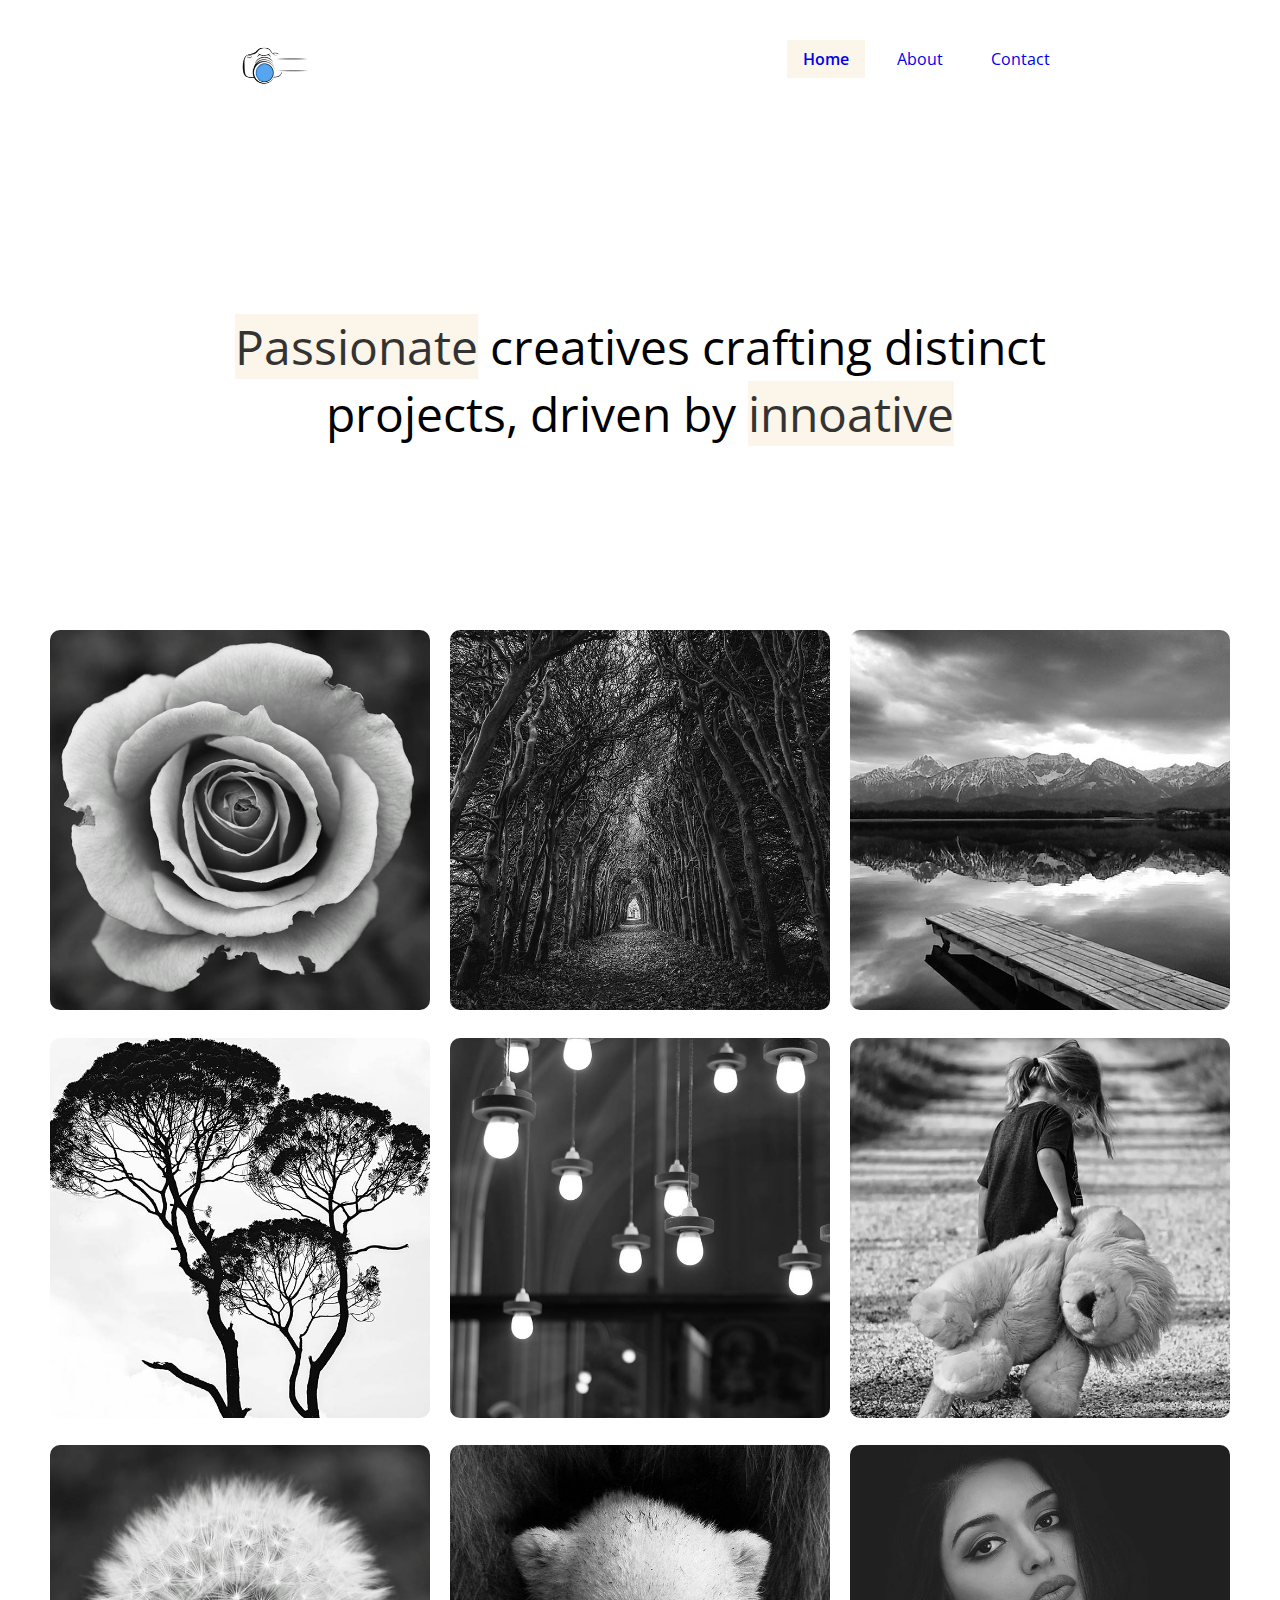
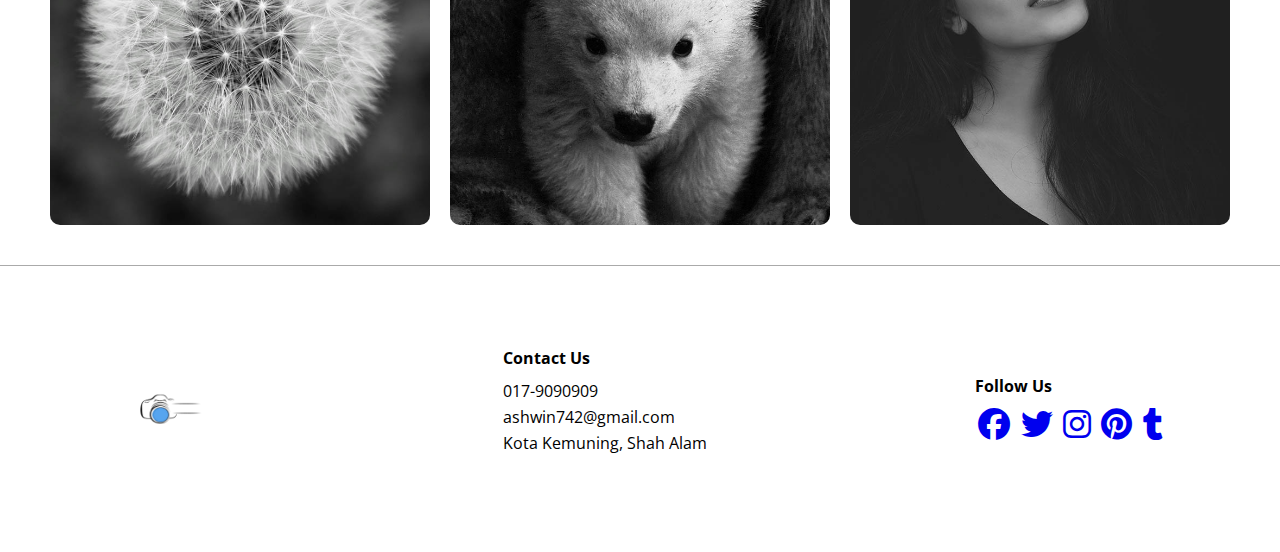
<file: index.html>
<!DOCTYPE html>
<html lang="en">

<head>
    <meta charset="UTF-8">
    <meta name="viewport" content="width=device-width, initial-scale=1.0">
    <title>Elmina Creative</title>
    <link rel="preconnect" href="https://fonts.googleapis.com">
    <link rel="preconnect" href="https://fonts.gstatic.com" crossorigin>
    <link href="https://fonts.googleapis.com/css2?family=Open+Sans:ital,wght@0,300..800;1,300..800&display=swap" rel="stylesheet">
    <link rel="stylesheet" href="https://cdnjs.cloudflare.com/ajax/libs/font-awesome/6.7.2/css/all.min.css" integrity="sha512-Evv84Mr4kqVGRNSgIGL/F/aIDqQb7xQ2vcrdIwxfjThSH8CSR7PBEakCr51Ck+w+/U6swU2Im1vVX0SVk9ABhg==" crossorigin="anonymous" referrerpolicy="no-referrer"
    />
    <link rel="stylesheet" href="main.css">
</head>

<body>
    <!--header section-->
    <header class="header">
        <div class="container container-sm header-flex">
            <img src="logo.png" class="logo" alt="Elmina Creative">
            <ul class="main-menu">
                <li><a class="current" href="index.html">Home</a></li>
                <li><a href="about.html">About</a></li>
                <li><a href="contact.html">Contact</a></li>
            </ul>

        </div>
    </header>

    <!--end of header section-->


    <!---Hero section-->
    <section class="hero">
        <div class="container container-sm">
            <h2><span class="bg-primary">Passionate</span> creatives crafting distinct projects, driven by <span class="bg-primary"> innoative </span></h2>
        </div>
    </section>


    <!---end of hero section-->


    <!--Gallery section-->
    <section class="gallery">
        <div class="container container-lg gallery-flex">
            <div class="gallery-item">
                <a href="img/image1.jpg">
                    <img src="img/portfolio1.jpg" alt="Portfolio image 1">
                </a>
            </div>
            <div class="gallery-item">
                <a href="img/image2.jpg">
                    <img src="img/portfolio2.jpg" alt="Portfolio image 1">
                </a>
            </div>
            <div class="gallery-item">
                <a href="img/image3.jpg">
                    <img src="img/portfolio3.jpg" alt="Portfolio image 1">
                </a>
            </div>
            <div class="gallery-item">
                <a href="img/image4.jpg">
                    <img src="img/portfolio4.jpg" alt="Portfolio image 1">
                </a>
            </div>
            <div class="gallery-item">
                <a href="img/image5.jpg">
                    <img src="img/portfolio5.jpg" alt="Portfolio image 1">
                </a>
            </div>
            <div class="gallery-item">
                <a href="img/image6.jpg">
                    <img src="img/portfolio6.jpg" alt="Portfolio image 1">
                </a>
            </div>
            <div class="gallery-item">
                <a href="img/image7.jpg">
                    <img src="img/portfolio7.jpg" alt="Portfolio image 1">
                </a>
            </div>
            <div class="gallery-item">
                <a href="img/image8.jpg">
                    <img src="img/portfolio8.jpg" alt="Portfolio image 1">
                </a>
            </div>
            <div class="gallery-item">
                <a href="img/image9.jpg">
                    <img src="img/portfolio9.jpg" alt="Portfolio image 1">
                </a>
            </div>
        </div>
    </section>

    <!--end of gallery section-->

    <!--footer section-->
    <footer class="footer">
        <div class="container footer-flex">
            <img src="logo.png" alt="">

            <div class="contact">
                <h4>Contact Us</h4>
                <ul>
                    <li>017-9090909</li>
                    <li>ashwin742@gmail.com</li>
                    <li>Kota Kemuning, Shah Alam</li>
                </ul>
            </div>
            <div class="social">
                <h4>Follow Us</h4>
                <a href="#"><i class="fab fa-facebook fa-2x"></i></a>
                <a href="#"><i class="fab fa-twitter fa-2x"></i></a>
                <a href="#"><i class="fab fa-instagram fa-2x"></i></a>
                <a href="#"><i class="fab fa-pinterest fa-2x"></i></a>
                <a href="#"><i class="fab fa-tumblr fa-2x"></i></a>
            </div>
        </div>
    </footer>

    <!-- end of the footer section-->
</body>

</html>
</file>
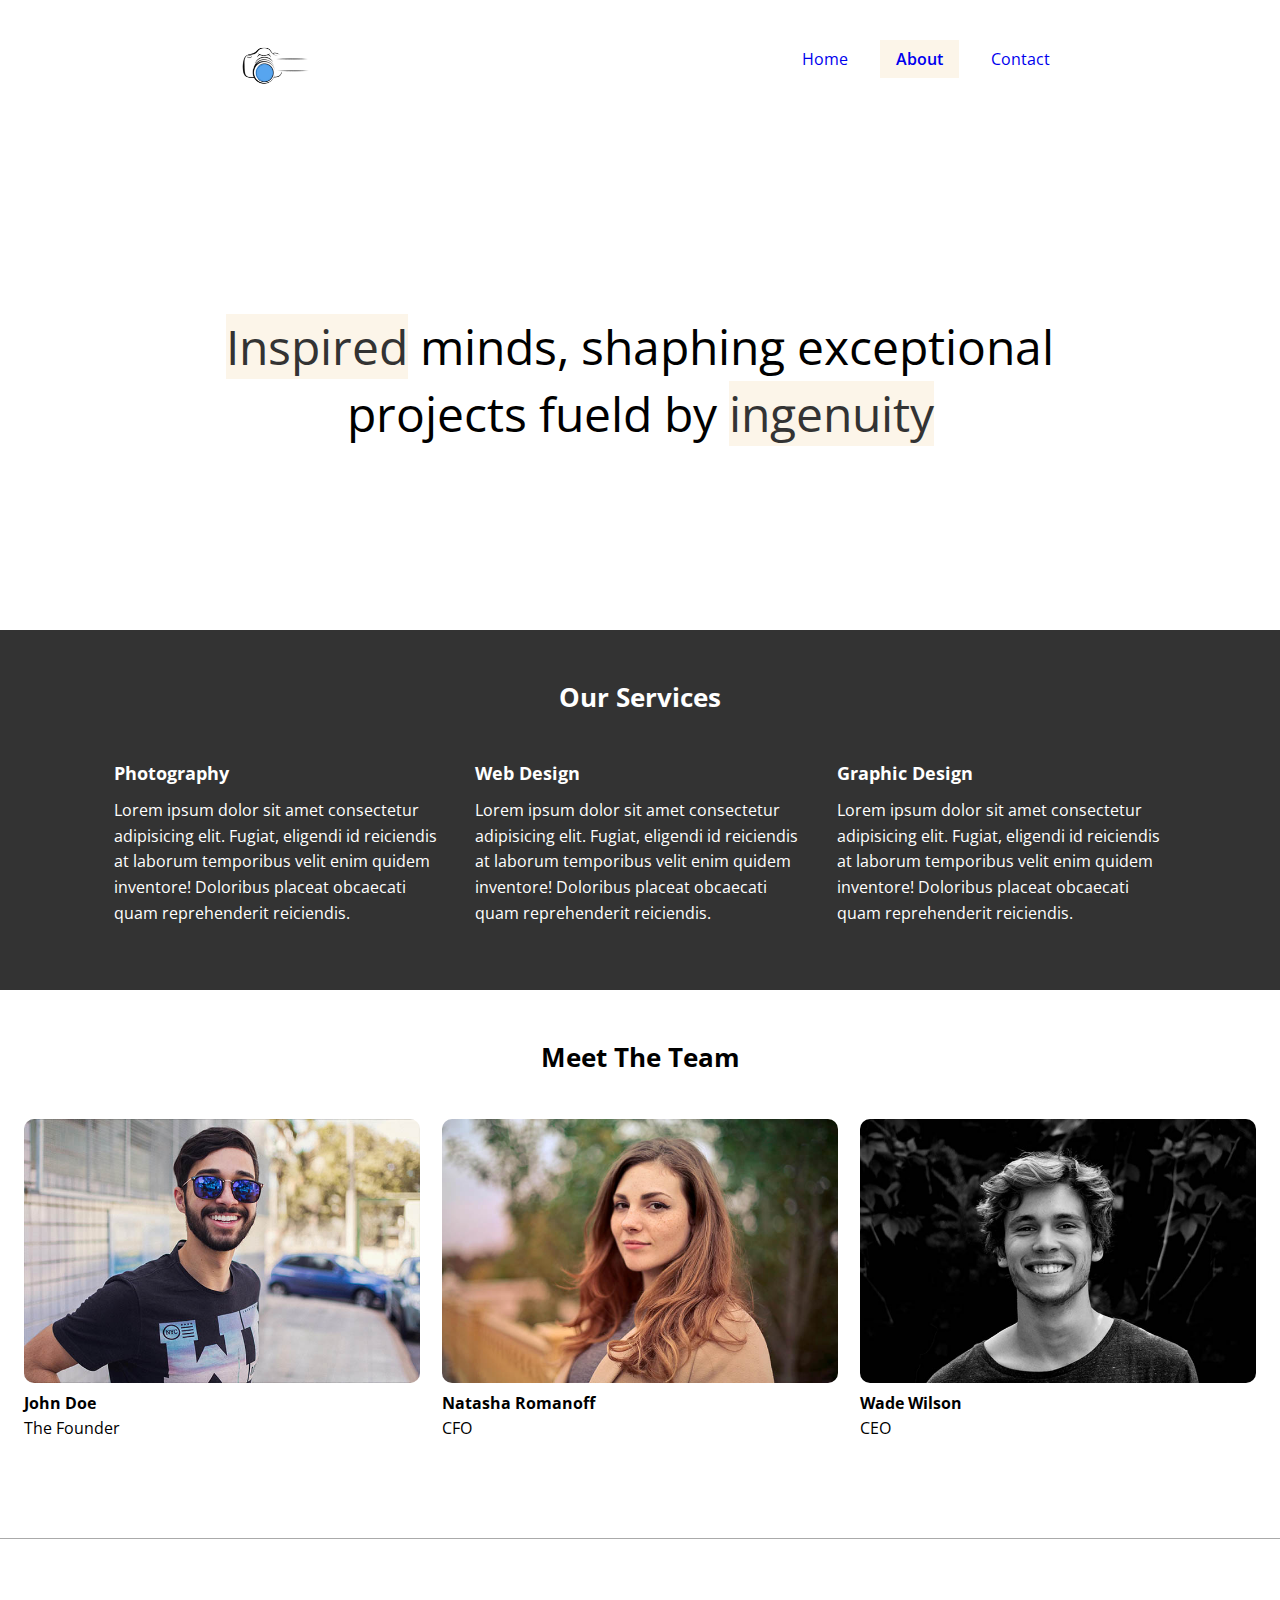
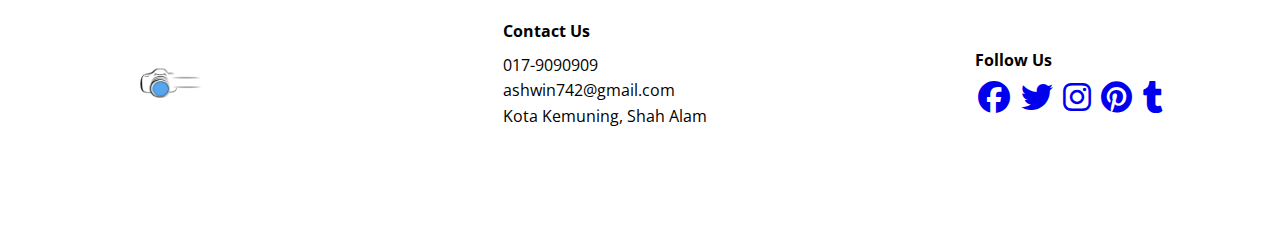
<file: about.html>
<!DOCTYPE html>
<html lang="en">

<head>
    <meta charset="UTF-8">
    <meta name="viewport" content="width=device-width, initial-scale=1.0">
    <title>About | Elmina Creative</title>
    <link rel="preconnect" href="https://fonts.googleapis.com">
    <link rel="preconnect" href="https://fonts.gstatic.com" crossorigin>
    <link href="https://fonts.googleapis.com/css2?family=Open+Sans:ital,wght@0,300..800;1,300..800&display=swap" rel="stylesheet">
    <link rel="stylesheet" href="https://cdnjs.cloudflare.com/ajax/libs/font-awesome/6.7.2/css/all.min.css" integrity="sha512-Evv84Mr4kqVGRNSgIGL/F/aIDqQb7xQ2vcrdIwxfjThSH8CSR7PBEakCr51Ck+w+/U6swU2Im1vVX0SVk9ABhg==" crossorigin="anonymous" referrerpolicy="no-referrer"
    />
    <link rel="stylesheet" href="main.css">
</head>

<body>
    <!--header section-->
    <header class="header">
        <div class="container container-sm header-flex">
            <img src="logo.png" class="logo" alt="Elmina Creative">
            <ul class="main-menu">
                <li><a href="index.html">Home</a></li>
                <li><a class="current" href="about.html">About</a></li>
                <li><a href="contact.html">Contact</a></li>
            </ul>

        </div>
    </header>

    <!--end of header section-->


    <!---Hero section-->
    <section class="hero">
        <div class="container container-sm">
            <h2><span class="bg-primary">Inspired</span> minds, shaphing exceptional projects fueld by <span class="bg-primary"> ingenuity </span></h2>
        </div>
    </section>
    <!---end of hero section-->

    <!--services section-->
    <section class="services">
        <div class="container">
            <h2 class="section-heading">Our Services</h2>
            <div class="services-flex">
                <div class="service-item">
                    <h4>Photography</h4>
                    <p>Lorem ipsum dolor sit amet consectetur adipisicing elit. Fugiat, eligendi id reiciendis at laborum temporibus velit enim quidem inventore! Doloribus placeat obcaecati quam reprehenderit reiciendis.</p>
                </div>
                <div class="service-item">
                    <h4>Web Design</h4>
                    <p>Lorem ipsum dolor sit amet consectetur adipisicing elit. Fugiat, eligendi id reiciendis at laborum temporibus velit enim quidem inventore! Doloribus placeat obcaecati quam reprehenderit reiciendis.</p>
                </div>
                <div class="service-item">
                    <h4>Graphic Design</h4>
                    <p>Lorem ipsum dolor sit amet consectetur adipisicing elit. Fugiat, eligendi id reiciendis at laborum temporibus velit enim quidem inventore! Doloribus placeat obcaecati quam reprehenderit reiciendis.</p>
                </div>
            </div>
        </div>
    </section>

    <!--end of services section-->

    <!--team section-->
    <section class="team">
        <div class="container container-lg">
            <h2 class="section-heading">Meet The Team</h2>
            <div class="team-flex">
                <div class="team-item">
                    <img src="/img/team1.jpg" alt="Team Member">
                    <h4>John Doe</h4>
                    <p>The Founder</p>
                </div>
                <div class="team-item">
                    <img src="/img/team2.jpg" alt="Team Member">
                    <h4>Natasha Romanoff</h4>
                    <p>CFO</p>
                </div>
                <div class="team-item">
                    <img src="/img/team3.jpg" alt="Team Member">
                    <h4>Wade Wilson</h4>
                    <p>CEO</p>
                </div>
            </div>
        </div>
    </section>

    <!--end of team section-->


    <!--footer section-->
    <footer class="footer">
        <div class="container footer-flex">
            <img src="logo.png" alt="">

            <div class="contact">
                <h4>Contact Us</h4>
                <ul>
                    <li>017-9090909</li>
                    <li>ashwin742@gmail.com</li>
                    <li>Kota Kemuning, Shah Alam</li>
                </ul>
            </div>
            <div class="social">
                <h4>Follow Us</h4>
                <a href="#"><i class="fab fa-facebook fa-2x"></i></a>
                <a href="#"><i class="fab fa-twitter fa-2x"></i></a>
                <a href="#"><i class="fab fa-instagram fa-2x"></i></a>
                <a href="#"><i class="fab fa-pinterest fa-2x"></i></a>
                <a href="#"><i class="fab fa-tumblr fa-2x"></i></a>
            </div>
        </div>
    </footer>

    <!-- end of the footer section-->
</body>

</html>
</file>
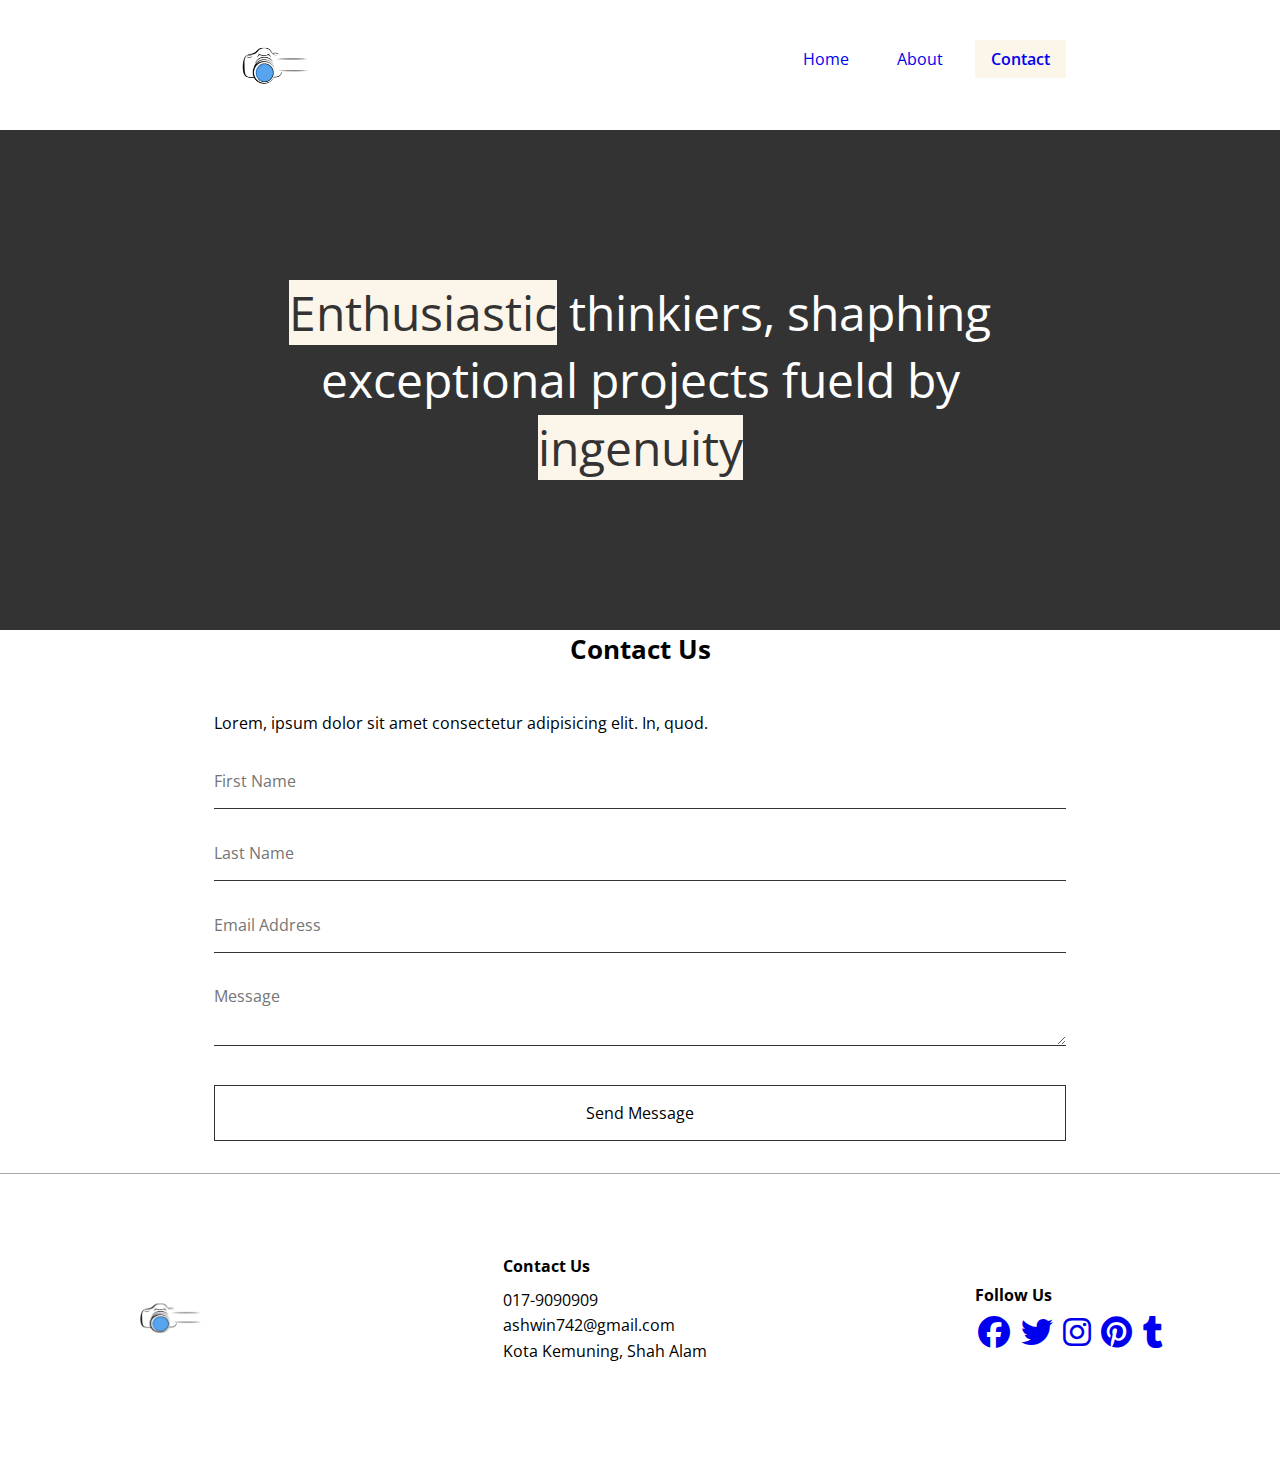
<file: contact.html>
<!DOCTYPE html>
<html lang="en">

<head>
    <meta charset="UTF-8">
    <meta name="viewport" content="width=device-width, initial-scale=1.0">
    <title>Contact Us | Elmina Creative</title>
    <link rel="preconnect" href="https://fonts.googleapis.com">
    <link rel="preconnect" href="https://fonts.gstatic.com" crossorigin>
    <link href="https://fonts.googleapis.com/css2?family=Open+Sans:ital,wght@0,300..800;1,300..800&display=swap" rel="stylesheet">
    <link rel="stylesheet" href="https://cdnjs.cloudflare.com/ajax/libs/font-awesome/6.7.2/css/all.min.css" integrity="sha512-Evv84Mr4kqVGRNSgIGL/F/aIDqQb7xQ2vcrdIwxfjThSH8CSR7PBEakCr51Ck+w+/U6swU2Im1vVX0SVk9ABhg==" crossorigin="anonymous" referrerpolicy="no-referrer"
    />
    <link rel="stylesheet" href="main.css">
</head>

<body>
    <!--header section-->
    <header class="header">
        <div class="container container-sm header-flex">
            <img src="logo.png" class="logo" alt="Elmina Creative">
            <ul class="main-menu">
                <li><a href="index.html">Home</a></li>
                <li><a href="about.html">About</a></li>
                <li><a class="current" href="contact.html">Contact</a></li>
            </ul>

        </div>
    </header>

    <!--end of header section-->


    <!---Hero section-->
    <section class="hero bg-dark">
        <div class="container container-sm">
            <h2><span class="bg-primary">Enthusiastic</span> thinkiers, shaphing exceptional projects fueld by <span class="bg-primary"> ingenuity </span></h2>
        </div>
    </section>
    <!---end of hero section-->

    <!---contact form-->
    <section class="contact-form">
        <div class="container container-sm">
            <h2 class="section-heading">Contact Us</h2>
            <p>Lorem, ipsum dolor sit amet consectetur adipisicing elit. In, quod.</p>
            <form>
                <div class="form-group">

                    <input type="text" id="fname" name="fname" placeholder="First Name">
                </div>
                <div class="form-group">

                    <input type="text" id="lname" name="lname" placeholder="Last Name">
                </div>
                <div class="form-group">

                    <input type="email" id="em" name="em" placeholder="Email Address">
                </div>
                <div class="form-group">

                    <textarea name="message" id="message" placeholder="Message"></textarea>
                </div>
                <div class="form-group">
                    <button type="submit" class="btn">Send Message</button>
                </div>
            </form>
        </div>
    </section>

    <!--end of the contact form-->




    <!--footer section-->
    <footer class="footer">
        <div class="container footer-flex">
            <img src="logo.png" alt="">

            <div class="contact">
                <h4>Contact Us</h4>
                <ul>
                    <li>017-9090909</li>
                    <li>ashwin742@gmail.com</li>
                    <li>Kota Kemuning, Shah Alam</li>
                </ul>
            </div>
            <div class="social">
                <h4>Follow Us</h4>
                <a href="#"><i class="fab fa-facebook fa-2x"></i></a>
                <a href="#"><i class="fab fa-twitter fa-2x"></i></a>
                <a href="#"><i class="fab fa-instagram fa-2x"></i></a>
                <a href="#"><i class="fab fa-pinterest fa-2x"></i></a>
                <a href="#"><i class="fab fa-tumblr fa-2x"></i></a>
            </div>
        </div>
    </footer>

    <!-- end of the footer section-->
</body>

</html>
</file>
<file: main.css>
* {
    margin: 0;
    padding: 0;
    box-sizing: border-box;
}

 :root {
    --primary-color: #fcf5e9;
    --container-normal: 1100px;
    --container-wide: 1400px;
    --container-narrow: 900px;
    --dark-color: #333;
}

body {
    font-family: 'Open Sans', sans-serif;
    line-height: 1.6;
}

ul {
    list-style: none;
}

img {
    max-width: 100%;
}

.bg-primary {
    background: var(--primary-color);
    color: #333;
}

.bg-dark {
    background: var(--dark-color);
    color: white;
}

.section-heading {
    font-size: 1.6rem;
    text-align: center;
    margin-bottom: 40px;
}

.container {
    max-width: var(--container-normal);
    margin: 0 auto;
    padding: 0 1.5rem;
}

.container-lg {
    max-width: var(--container-wide);
}

.container-sm {
    max-width: var(--container-narrow);
}

.header .logo {
    width: 130px;
}

.header .header-flex {
    display: flex;
    justify-content: space-between;
    align-items: center;
}

.header .main-menu {
    display: flex;
    gap: 1rem;
    margin-bottom: 10px;
}

.header .main-menu a {
    list-style: none;
    text-decoration: none;
    padding: 0.5rem 1rem;
}

.header .main-menu a:hover {
    background: var(--primary-color);
}

.current {
    background: var(--primary-color);
    font-weight: 600;
}

.hero {
    height: 500px;
    display: flex;
    justify-content: center;
    align-items: center;
    text-align: center;
}

.hero h2 {
    font-size: 3rem;
    line-height: 1.4;
    font-weight: normal;
}

.gallery-flex {
    display: flex;
    flex-wrap: wrap;
    justify-content: center;
    gap: 20px;
}

.gallery-item {
    width: 380px;
    border-radius: 10px;
}

.gallery-item img {
    border-radius: 10px;
}

.gallery-item:hover {
    opacity: 0.9;
}

.footer {
    border-top: 1px solid #aaa;
    padding: 2rem 1.5rem;
    margin-top: 2rem;
}

.footer .footer-flex {
    display: flex;
    justify-content: space-between;
    align-items: center;
}

.footer img {
    width: 120px;
    height: 105px;
}

.footer h4 {
    font-size: 1rem;
    margin-bottom: 0.5rem;
}

.footer a {
    margin: 0.2rem;
}

.services {
    background: #333;
    color: #fff;
    padding: 3rem 0 4rem;
}

.services-flex {
    display: flex;
    gap: 2rem;
}

.service-item h4 {
    font-size: 1.1rem;
    margin-bottom: 0.7rem;
}

section .team {
    padding: 3rem 0 4rem;
}

.team {
    padding: 3rem 0 4rem;
}

.team-flex {
    display: flex;
    gap: 1.4rem;
}

.team img {
    border-radius: 10px;
}

.contact {
    padding: 3rem 0 4rem;
}

.contact p {
    text-align: center;
    margin-bottom: 2rem;
}

.form-group {
    margin: 2rem 0;
}

.contact-form input,
.contact-form textarea {
    border: none;
    border-bottom: 1px #333 solid;
    width: 100%;
    font-family: inherit;
    font-size: inherit;
    padding-bottom: 1rem;
}

.contact textarea {
    height: 200px;
}

.contact-form input:focus,
.contact-form textarea:focus {
    outline: 0;
}

.btn {
    display: inline-block;
    padding: 1rem 2rem;
    border: 1px solid #333;
    background: transparent;
    font-family: inherit;
    font-size: inherit;
    cursor: pointer;
}

.btn:hover {
    background: #333;
    color: #fff;
}

.contact-form button {
    width: 100%;
}

@media(max-width:768px) {
    .header .header-flex,
    .footer .footer-flex,
    .services .services-flex,
    .team .team-flex {
        flex-direction: column;
        gap: 1.5rem;
    }
    .hero {
        height: 300px;
    }
    .hero h2 {
        font-size: 1.8rem;
    }
    .gallery-item {
        width: calc(50% - 20px);
    }
    .footer .footer-flex {
        text-align: center;
    }
}
</file>
